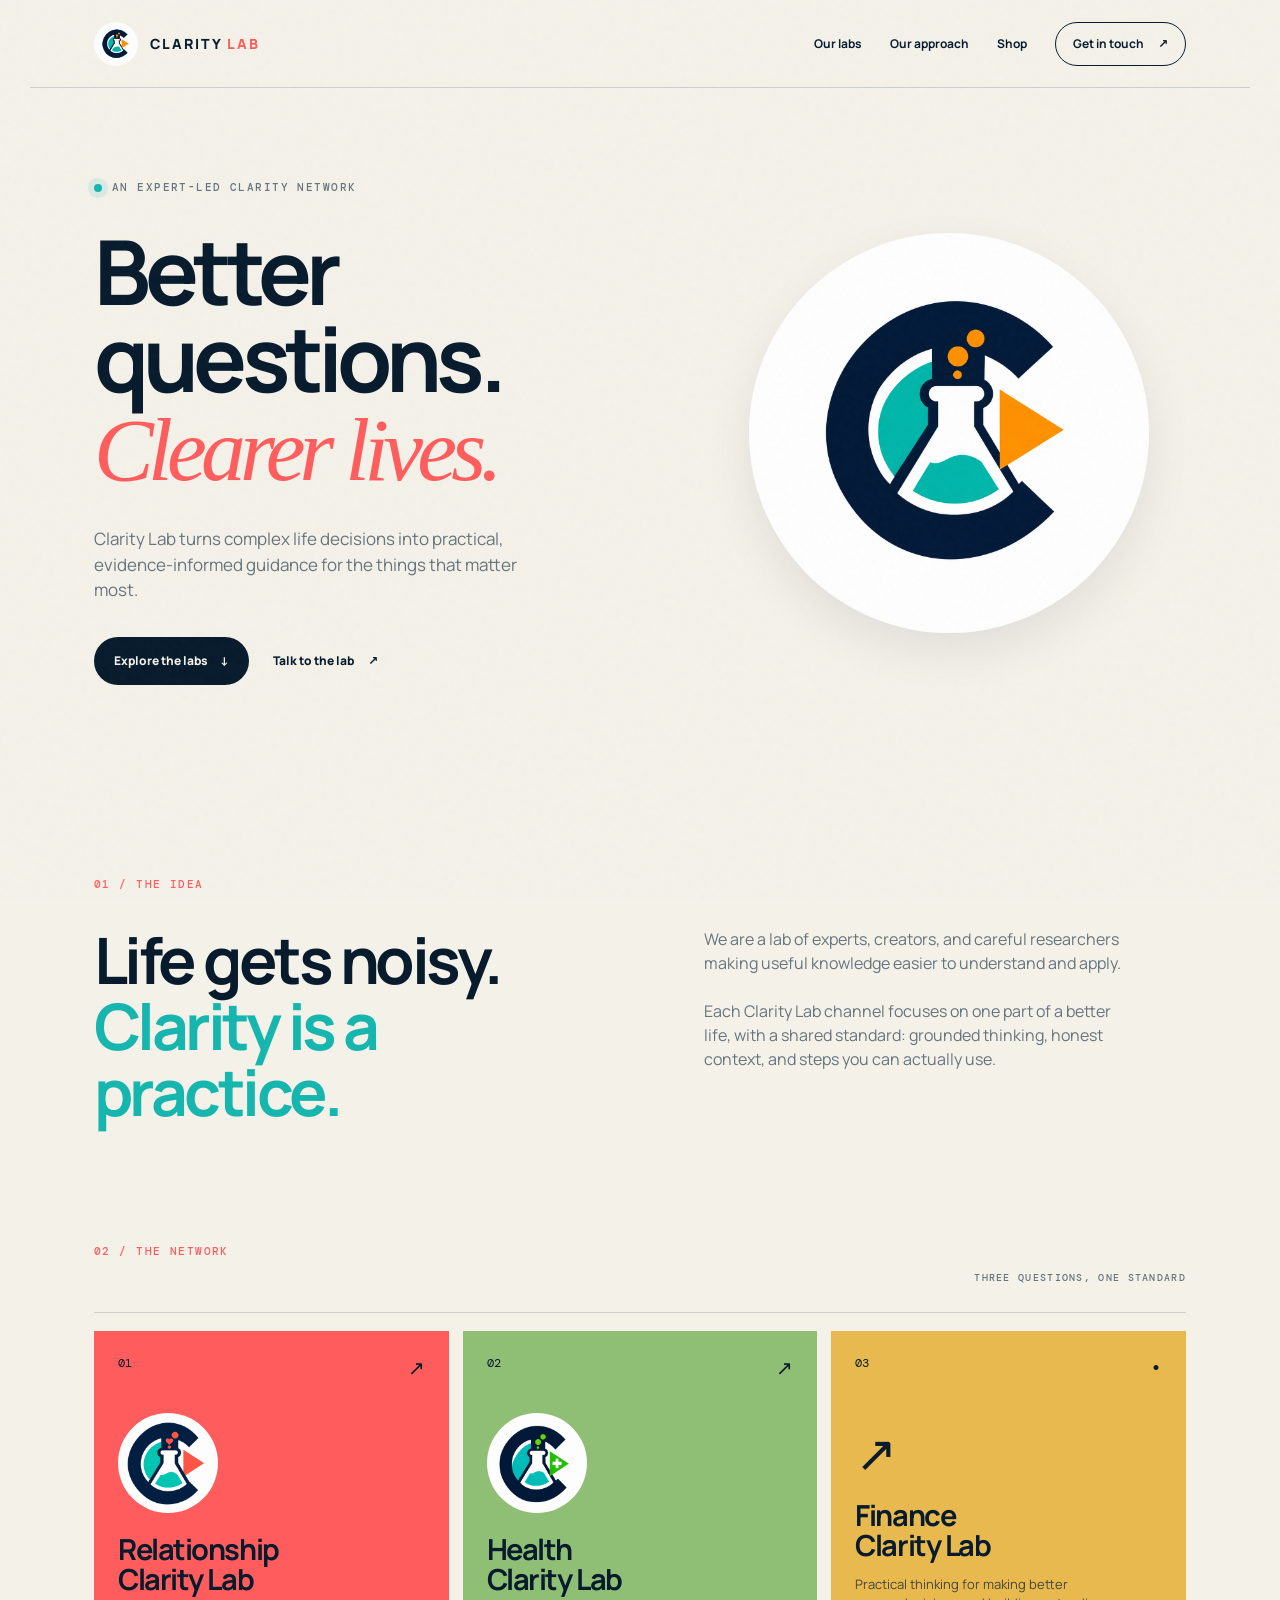
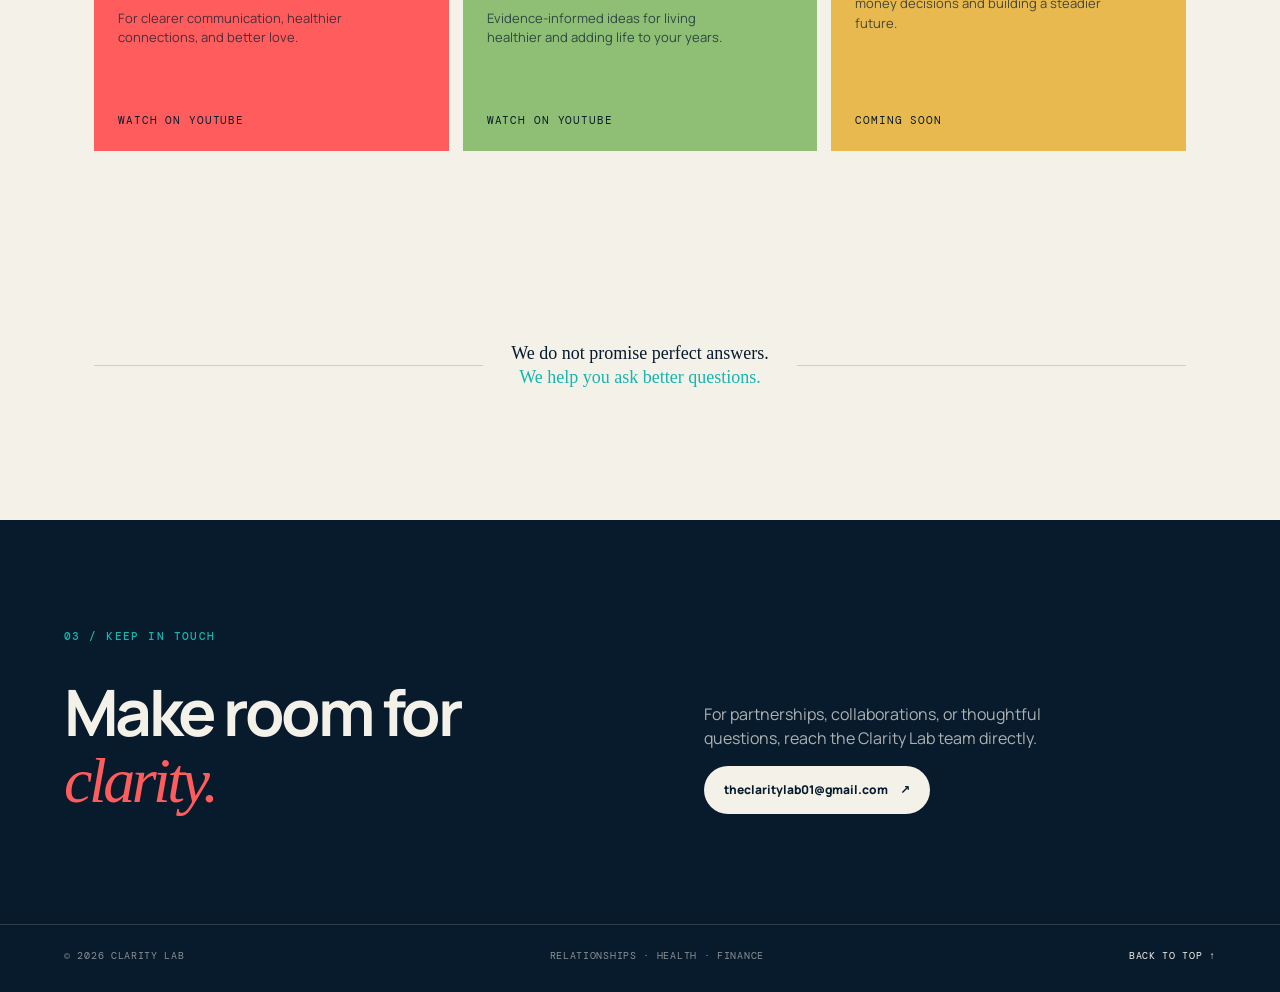
<file: index.html>
<!doctype html>
<html lang="en">
<head>
  <link rel="icon" type="image/png" href="/clarity-logo.png?v=1">
  <meta charset="utf-8">
  <meta name="viewport" content="width=device-width, initial-scale=1">
  <meta name="description" content="Clarity Lab is an expert-led network helping people make clearer decisions about relationships, health, and money.">
  <title>Clarity Lab | Better questions. Clearer lives.</title>
  <link rel="preconnect" href="https://fonts.googleapis.com">
  <link rel="preconnect" href="https://fonts.gstatic.com" crossorigin>
  <link href="https://fonts.googleapis.com/css2?family=DM+Mono:wght@400;500&family=Manrope:wght@400;500;600;700;800&display=swap" rel="stylesheet">
  <link rel="stylesheet" href="styles.css?v=shop-1">
</head>
<body>
  <div class="grain" aria-hidden="true"></div>
  <header class="site-header">
    <a class="brand" href="#top" aria-label="Clarity Lab home">
      <img class="brand-logo" src="clarity-logo.png" alt="">
      <span>CLARITY <i>LAB</i></span>
    </a>
    <nav aria-label="Main navigation">
      <a href="#labs">Our labs</a>
      <a href="#approach">Our approach</a>
      <a href="shop/">Shop</a>
      <a class="nav-cta" href="mailto:theclaritylab01@gmail.com">Get in touch <span>↗</span></a>
    </nav>
  </header>

  <main id="top">
    <section class="hero section-shell">
      <div class="hero-copy">
        <p class="eyebrow"><span class="pulse"></span> An expert-led clarity network</p>
        <h1>Better questions.<br><em>Clearer lives.</em></h1>
        <p class="hero-lede">Clarity Lab turns complex life decisions into practical, evidence-informed guidance for the things that matter most.</p>
        <div class="hero-actions">
          <a class="button button-dark" href="#labs">Explore the labs <span>↓</span></a>
          <a class="text-link" href="mailto:theclaritylab01@gmail.com">Talk to the lab <span>↗</span></a>
        </div>
      </div>
      <div class="hero-visual" aria-label="Clarity Lab symbol">
        <img class="hero-logo" src="clarity-logo.png" alt="Clarity Lab logo">
      </div>
    </section>

    <section class="intro section-shell" id="approach">
      <p class="section-number">01 / THE IDEA</p>
      <div class="intro-grid">
        <h2>Life gets noisy.<br><span>Clarity is a practice.</span></h2>
        <div class="intro-copy"><p>We are a lab of experts, creators, and careful researchers making useful knowledge easier to understand and apply.</p><p>Each Clarity Lab channel focuses on one part of a better life, with a shared standard: grounded thinking, honest context, and steps you can actually use.</p></div>
      </div>
    </section>

    <section class="labs section-shell" id="labs">
      <div class="labs-heading"><p class="section-number">02 / THE NETWORK</p><p class="mono-note">THREE QUESTIONS, ONE STANDARD</p></div>
      <div class="lab-list">
        <a class="lab-card relationship" href="https://www.youtube.com/@TheRelationshipClarityLab" target="_blank" rel="noopener">
          <div class="card-top"><span class="card-index">01</span><span class="card-arrow">↗</span></div>
          <img class="lab-logo" src="relationship-logo.png" alt="Relationship Clarity Lab logo">
          <h3>Relationship<br>Clarity Lab</h3><p>For clearer communication, healthier connections, and better love.</p><span class="card-link">Watch on YouTube</span>
        </a>
        <a class="lab-card health" href="https://www.youtube.com/@TheHealthClarityLab" target="_blank" rel="noopener">
          <div class="card-top"><span class="card-index">02</span><span class="card-arrow">↗</span></div>
          <img class="lab-logo" src="health-logo.png" alt="Health Clarity Lab logo">
          <h3>Health<br>Clarity Lab</h3><p>Evidence-informed ideas for living healthier and adding life to your years.</p><span class="card-link">Watch on YouTube</span>
        </a>
        <div class="lab-card finance">
          <div class="card-top"><span class="card-index">03</span><span class="card-arrow">•</span></div>
          <div class="card-icon finance-icon">↗</div>
          <h3>Finance<br>Clarity Lab</h3><p>Practical thinking for making better money decisions and building a steadier future.</p><span class="card-link">Coming soon</span>
        </div>
      </div>
    </section>

    <section class="manifesto section-shell">
      <div class="manifesto-line"></div><p>We do not promise perfect answers.<br><strong>We help you ask better questions.</strong></p><div class="manifesto-line"></div>
    </section>

    <section class="contact section-shell">
      <div><p class="section-number">03 / KEEP IN TOUCH</p><h2>Make room for<br><em>clarity.</em></h2></div>
      <div class="contact-side"><p>For partnerships, collaborations, or thoughtful questions, reach the Clarity Lab team directly.</p><a class="button button-light" href="mailto:theclaritylab01@gmail.com">theclaritylab01@gmail.com <span>↗</span></a></div>
    </section>
  </main>
  <footer class="site-footer section-shell"><span>© 2026 Clarity Lab</span><span>Relationships · Health · Finance</span><a href="#top">Back to top ↑</a></footer>
  <script src="script.js"></script>
</body>
</html>
</file>
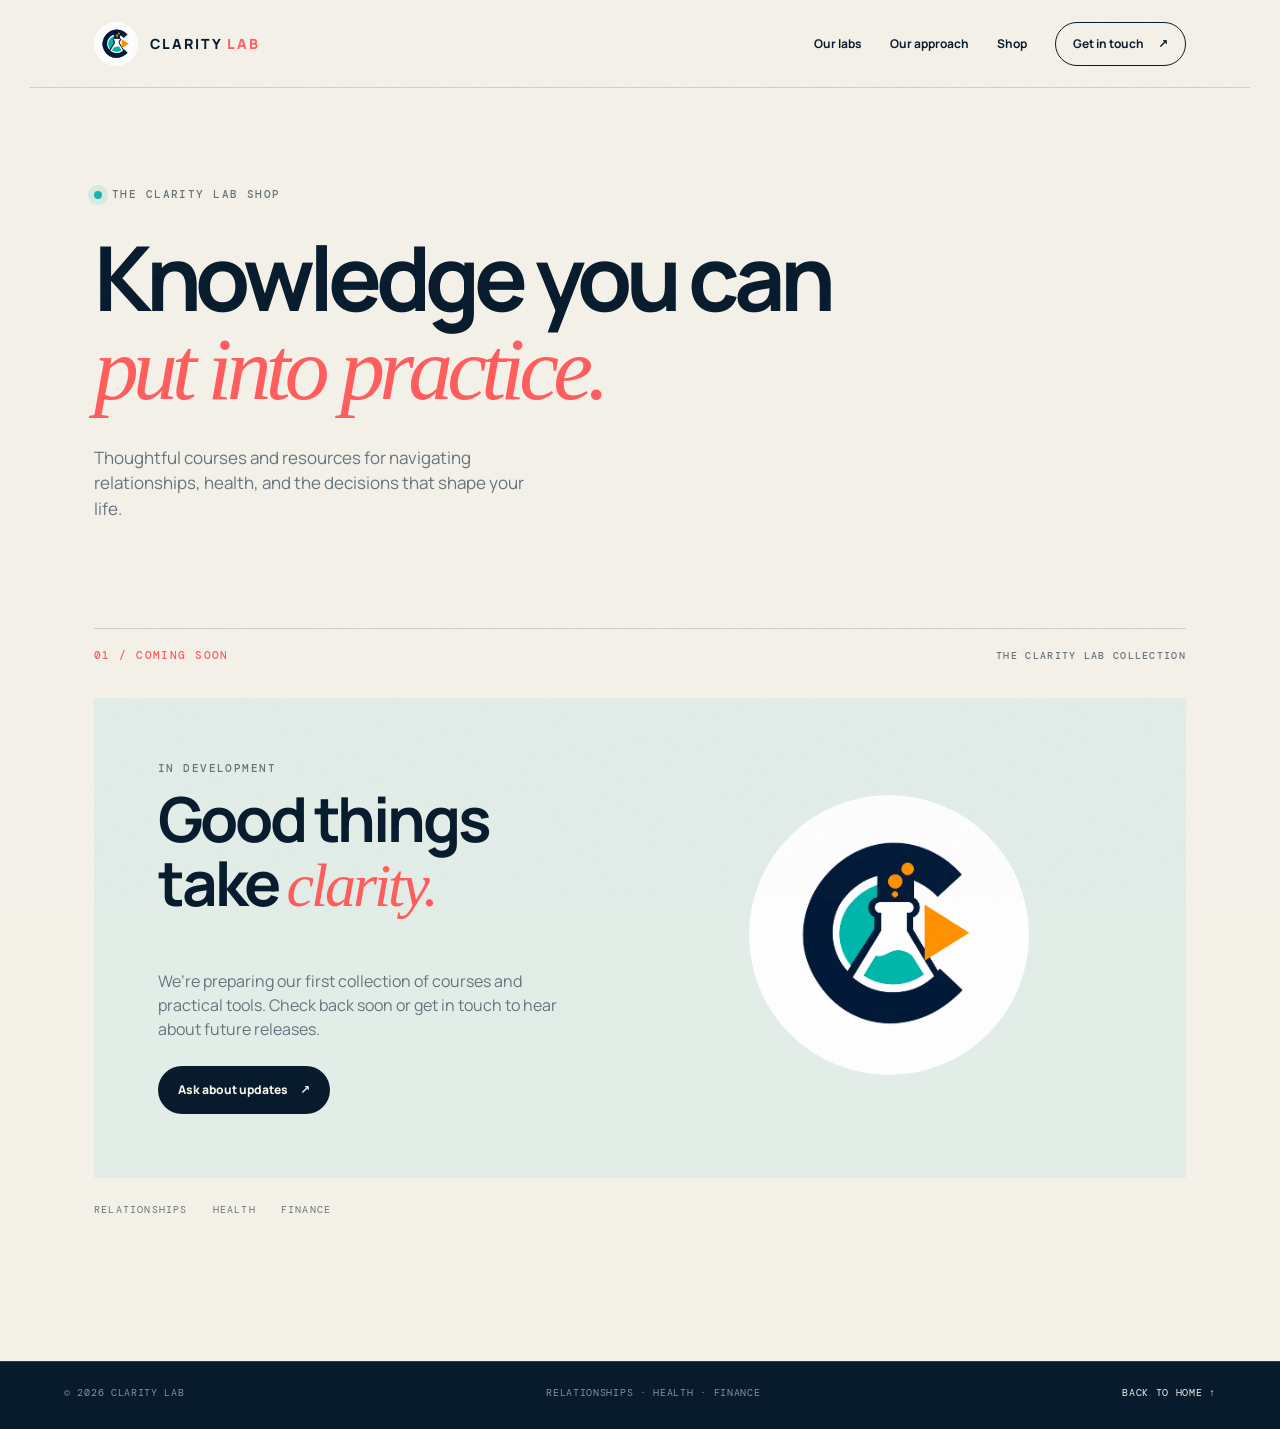
<file: shop/index.html>
<!doctype html>
<html lang="en">
<head>
  <link rel="icon" type="image/png" href="/clarity-logo.png?v=1">
  <meta charset="utf-8">
  <meta name="viewport" content="width=device-width, initial-scale=1">
  <meta name="description" content="Explore upcoming courses and practical resources from Clarity Lab.">
  <title>Shop | Clarity Lab</title>
  <link rel="preconnect" href="https://fonts.googleapis.com">
  <link rel="preconnect" href="https://fonts.gstatic.com" crossorigin>
  <link href="https://fonts.googleapis.com/css2?family=DM+Mono:wght@400;500&family=Manrope:wght@400;500;600;700;800&display=swap" rel="stylesheet">
  <link rel="stylesheet" href="../styles.css?v=shop-1">
</head>
<body>
  <div class="grain" aria-hidden="true"></div>
  <header class="site-header">
    <a class="brand" href="../" aria-label="Clarity Lab home"><img class="brand-logo" src="../clarity-logo.png" alt=""><span>CLARITY <i>LAB</i></span></a>
    <nav aria-label="Main navigation"><a href="../#labs">Our labs</a><a href="../#approach">Our approach</a><a href="./" aria-current="page">Shop</a><a class="nav-cta" href="mailto:theclaritylab01@gmail.com">Get in touch <span>↗</span></a></nav>
  </header>
  <main>
    <section class="shop-hero section-shell">
      <p class="eyebrow"><span class="pulse"></span> THE CLARITY LAB SHOP</p>
      <h1>Knowledge you can<br><em>put into practice.</em></h1>
      <p class="hero-lede">Thoughtful courses and resources for navigating relationships, health, and the decisions that shape your life.</p>
    </section>
    <section class="shop-content section-shell" aria-labelledby="shop-title">
      <div class="shop-rule"><p class="section-number">01 / COMING SOON</p><span class="mono-note">THE CLARITY LAB COLLECTION</span></div>
      <div class="shop-coming"><div class="shop-coming-copy"><p class="eyebrow">IN DEVELOPMENT</p><h2 id="shop-title">Good things<br>take <em>clarity.</em></h2><p>We’re preparing our first collection of courses and practical tools. Check back soon or get in touch to hear about future releases.</p><a class="button button-dark" href="mailto:theclaritylab01@gmail.com?subject=Clarity%20Lab%20Shop%20Updates">Ask about updates <span>↗</span></a></div><div class="shop-art"><img src="../clarity-logo.png" alt="Clarity Lab logo"></div></div>
      <div class="shop-topics"><span>RELATIONSHIPS</span><span>HEALTH</span><span>FINANCE</span></div>
    </section>
  </main>
  <footer class="site-footer section-shell"><span>© 2026 Clarity Lab</span><span>Relationships · Health · Finance</span><a href="../">Back to home ↑</a></footer>
</body>
</html>
</file>
<file: styles.css>
:root{--ink:#071b2d;--paper:#f4f1e9;--teal:#16b6ae;--coral:#ff5d5d;--green:#8fbe75;--gold:#e8b94e;--muted:#66747d;--line:rgba(7,27,45,.16)}
*{box-sizing:border-box}html{scroll-behavior:smooth}body{margin:0;background:var(--paper);color:var(--ink);font-family:Manrope,system-ui,sans-serif;line-height:1.5}.grain{position:fixed;inset:0;opacity:.06;pointer-events:none;z-index:10;background-image:url("data:image/svg+xml,%3Csvg viewBox='0 0 180 180' xmlns='http://www.w3.org/2000/svg'%3E%3Cfilter id='n'%3E%3CfeTurbulence type='fractalNoise' baseFrequency='.9' numOctaves='4' stitchTiles='stitch'/%3E%3C/filter%3E%3Crect width='100%25' height='100%25' filter='url(%23n)' opacity='.42'/%3E%3C/svg%3E")}.section-shell,.site-header{max-width:1220px;margin:auto;padding-left:5vw;padding-right:5vw}.site-header{height:88px;display:flex;align-items:center;justify-content:space-between;border-bottom:1px solid var(--line)}.brand{display:flex;gap:12px;align-items:center;color:var(--ink);text-decoration:none;font-size:14px;font-weight:800;letter-spacing:.14em}.brand i{font-style:normal;color:var(--coral)}.brand-mark{display:grid;place-items:center;width:35px;height:35px;border:1.5px solid var(--ink);border-radius:50%}.brand-mark svg{width:28px;height:28px;fill:none;stroke:var(--ink);stroke-width:2.5;stroke-linecap:round}.brand-mark circle{fill:var(--coral);stroke:none}nav{display:flex;align-items:center;gap:28px;font-size:12px;font-weight:700}nav a,.text-link{color:var(--ink);text-decoration:none}.nav-cta{padding:12px 17px;border:1px solid var(--ink);border-radius:100px}.nav-cta span,.button span,.text-link span{margin-left:12px}.hero{min-height:690px;display:grid;grid-template-columns:1.1fr .9fr;align-items:center;gap:40px}.eyebrow,.section-number,.mono-note{font:500 11px/1.2 'DM Mono',monospace;letter-spacing:.13em;text-transform:uppercase}.eyebrow{display:flex;align-items:center;gap:10px;color:var(--muted)}.pulse{width:8px;height:8px;border-radius:50%;background:var(--teal);box-shadow:0 0 0 6px rgba(22,182,174,.12)}h1,h2,h3,p{margin-top:0}h1{font-size:clamp(52px,7vw,100px);line-height:.98;letter-spacing:-.065em;margin:32px 0}.hero h1 em,h2 em{font-family:Georgia,serif;font-weight:400;color:var(--coral)}.hero-lede{max-width:460px;color:var(--muted);font-size:17px}.hero-actions{display:flex;align-items:center;gap:24px;margin-top:34px}.button{display:inline-flex;align-items:center;text-decoration:none;border-radius:100px;padding:15px 20px;font-size:12px;font-weight:800}.button-dark{color:var(--paper);background:var(--ink)}.button-light{color:var(--ink);background:var(--paper)}.text-link{font-size:12px;font-weight:800}.hero-visual{position:relative;height:480px;isolation:isolate}.orb{position:absolute;border-radius:50%}.orb-back{width:330px;height:330px;right:4%;top:12%;background:var(--teal);opacity:.88}.orb-front{width:252px;height:252px;right:18%;top:25%;background:var(--ink);mix-blend-mode:multiply}.lab-stamp{position:absolute;z-index:3;right:25%;top:38%;height:140px;width:140px;border:1px solid var(--paper);border-radius:50%;display:grid;place-content:center;text-align:center;color:var(--paper);font-size:18px;font-weight:800;line-height:1.1;letter-spacing:.09em;transform:rotate(-12deg)}.lab-stamp small{font:9px 'DM Mono',monospace;letter-spacing:.1em}.orbit{position:absolute;border:1px solid var(--ink);border-radius:50%;transform:rotate(-22deg)}.orbit-one{width:410px;height:160px;right:-3%;top:31%}.orbit-two{width:390px;height:150px;right:0;top:43%;border-color:var(--coral);transform:rotate(25deg)}.hero-note{position:absolute;font:11px 'DM Mono',monospace;color:var(--muted);z-index:4}.hero-note span{font-family:Manrope;font-size:10px;text-transform:uppercase;letter-spacing:.1em}.note-top{top:7%;right:8%}.note-bottom{bottom:13%;left:8%}.intro{padding-top:100px;padding-bottom:120px}.section-number{color:var(--coral);margin-bottom:36px}.intro-grid{display:grid;grid-template-columns:1fr 1fr;gap:10vw}.intro h2,.contact h2{font-size:clamp(36px,5vw,68px);line-height:1.03;letter-spacing:-.055em;margin:0}.intro h2 span{color:var(--teal)}.intro-copy{max-width:420px;color:var(--muted);font-size:16px}.intro-copy p+p{margin-top:24px}.labs{padding-top:0;padding-bottom:130px}.labs-heading{display:flex;justify-content:space-between;align-items:end;border-bottom:1px solid var(--line);padding-bottom:18px}.mono-note{color:var(--muted);font-size:10px}.lab-list{display:grid;grid-template-columns:repeat(3,1fr);gap:14px;margin-top:18px}.lab-card{min-height:420px;padding:24px;display:flex;flex-direction:column;text-decoration:none;color:var(--ink);position:relative;overflow:hidden}.relationship{background:var(--coral)}.health{background:var(--green)}.finance{background:var(--gold)}.card-top{display:flex;justify-content:space-between;font:12px 'DM Mono',monospace}.card-arrow{font-size:20px}.card-icon{margin:46px 0 24px;font-size:72px;line-height:1}.heart-icon{font-family:Georgia,serif}.health-icon{font-size:56px}.finance-icon{font-size:50px}.lab-card h3{font-size:29px;line-height:1.03;letter-spacing:-.05em;margin:0 0 14px}.lab-card p{font-size:13px;max-width:255px;margin:0;color:rgba(7,27,45,.72)}.card-link{margin-top:auto;font:11px 'DM Mono',monospace;text-transform:uppercase;letter-spacing:.08em}.manifesto{padding-top:60px;padding-bottom:130px;display:grid;grid-template-columns:1fr auto 1fr;gap:28px;align-items:center;text-align:center}.manifesto-line{height:1px;background:var(--line)}.manifesto p{font:18px/1.35 Georgia,serif;margin:0}.manifesto strong{font-weight:400;color:var(--teal)}.contact{background:var(--ink);color:var(--paper);max-width:none;padding-top:110px;padding-bottom:110px;display:grid;grid-template-columns:1fr 1fr;gap:10vw}.contact .section-number{color:var(--teal)}.contact h2 em{color:var(--coral)}.contact-side{align-self:end;max-width:410px}.contact-side p{color:rgba(244,241,233,.7);font-size:16px}.site-footer{background:var(--ink);color:rgba(244,241,233,.55);max-width:none;border-top:1px solid rgba(244,241,233,.16);display:flex;justify-content:space-between;padding-top:24px;padding-bottom:30px;font:10px 'DM Mono',monospace;text-transform:uppercase;letter-spacing:.07em}.site-footer a{color:var(--paper);text-decoration:none}@media(max-width:760px){.site-header{height:72px}.site-header nav a:not(.nav-cta){display:none}.hero{min-height:auto;padding-top:80px;padding-bottom:70px;display:block}.hero-visual{height:330px;margin-top:30px}.orb-back{width:230px;height:230px;right:6%;top:14%}.orb-front{width:170px;height:170px;right:22%;top:27%}.lab-stamp{width:100px;height:100px;right:31%;top:37%;font-size:13px}.orbit-one{width:270px;height:110px;right:0}.orbit-two{width:260px;height:100px;right:0}.intro-grid,.contact{grid-template-columns:1fr;gap:34px}.intro{padding-top:70px;padding-bottom:90px}.lab-list{grid-template-columns:1fr}.lab-card{min-height:340px}.manifesto{grid-template-columns:1fr;padding-top:20px;padding-bottom:90px}.manifesto-line{display:none}.contact{padding-top:80px;padding-bottom:80px}.site-footer{gap:16px;flex-wrap:wrap}.site-footer span:nth-child(2){display:none}}
:root .brand-logo{width:44px;height:44px;object-fit:cover;border-radius:50%}.hero-visual{display:flex;align-items:center;justify-content:center}.hero-logo{width:min(100%,400px);aspect-ratio:1;object-fit:contain;border-radius:50%;box-shadow:0 18px 45px rgba(7,27,45,.08)}.lab-logo{width:100px;height:100px;object-fit:cover;border-radius:50%;margin:32px 0 22px}.lab-card{gap:0}
.shop-hero{padding-top:100px;padding-bottom:90px}.shop-hero h1{max-width:950px}.shop-hero h1 em,.shop-coming h2 em{font-family:Georgia,serif;font-weight:400;color:var(--coral)}.shop-content{padding-bottom:120px}.shop-rule{display:flex;justify-content:space-between;align-items:baseline;border-top:1px solid var(--line);padding-top:20px}.shop-coming{background:#e2ede8;display:grid;grid-template-columns:1fr 1fr;align-items:center;min-height:400px;padding:clamp(30px,5vw,65px);gap:30px}.shop-coming h2{font-size:clamp(38px,5vw,62px);line-height:1.04;letter-spacing:-.05em}.shop-coming-copy>p:not(.eyebrow){max-width:410px;color:var(--muted);margin-bottom:25px}.shop-art{text-align:center}.shop-art img{width:min(100%,280px);border-radius:50%}.shop-topics{display:flex;gap:25px;flex-wrap:wrap;padding:25px 0;font:10px 'DM Mono',monospace;letter-spacing:.12em;color:var(--muted)}@media(max-width:760px){.site-header nav a[href="shop/"]{display:inline}.site-header nav{gap:14px}.shop-hero{padding-top:70px;padding-bottom:60px}.shop-coming{grid-template-columns:1fr}.shop-art img{width:170px}.shop-rule .mono-note{display:none}}
</file>
